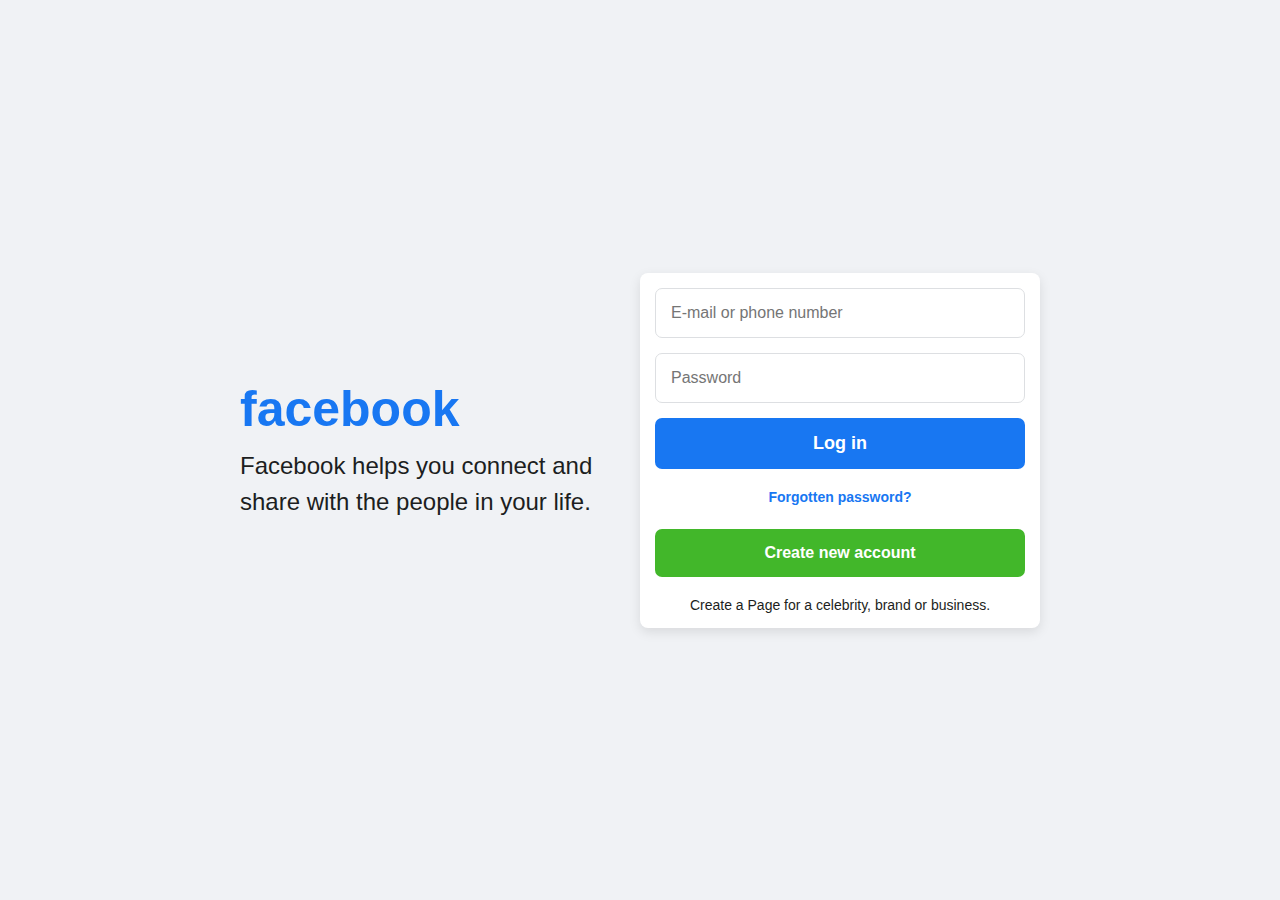
<file: index.html>
<!DOCTYPE html>
<html lang="en">
<head>
    <meta charset="UTF-8">
    <meta name="viewport" content="width=device-width, initial-scale=1.0">
    <title>Document</title>
    <link rel="stylesheet" href="./index.css">
</head>
<body>
    <div class="form-container">
        <div class="left">
            <h1> facebook </h1>
            <p> Facebook helps you connect and share with the people in your life.</p>
        </div>
        <div class="right">
            <form action="#">
                <input type="text" placeholder="E-mail or phone number" required>
                <input type="password" placeholder="Password" required>
                <button class="login">Log in</button>
                <a href="#" class="forgot">Forgotten password?</a>
                <button type="button" class="btn">Create new account</button>
            </form>
            <div class="link">
                <p>Create a Page for a celebrity, brand or business.</p>
            </div>
        </div>
    </div>
        
</body>
</html>
</file>
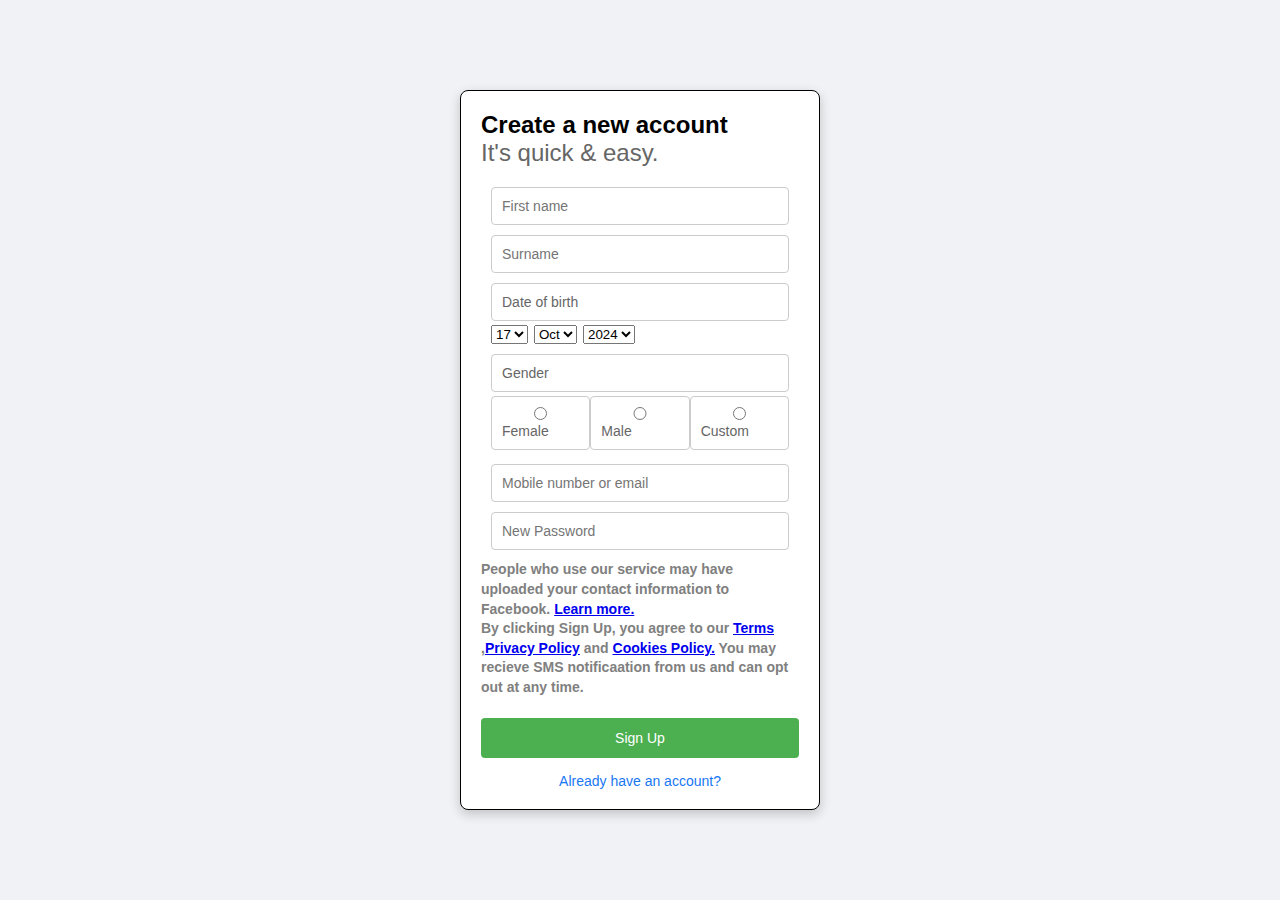
<file: acct.html>
<!DOCTYPE html>
<html lang="en">
<head>
    <meta charset="UTF-8">
    <meta name="viewport" content="width=device-width, initial-scale=1.0">
    <title> Create a New Account </title>
    <link rel="stylesheet" href="./acct.css"></title>
</head>
<body>
    <div class="signup-form">
        <h2> Create a new account </h2>
        <p> It's quick & easy. </p>

        <form>
            <div class="form-group">
                <input type="text" placeholder="First name" required>
            </div>
            
            <div class="form-group">
                <input type="text" placeholder="Surname" required>
            </div>
                
            <div class="form-group">
                <label for="dob"> Date of birth </label>
                <div style="display: flex; gap: 6px;">
                    <select name="day" required>
                        <option value="17">17</option>
                    </select>
                        
                    <select name="month" required>
                        <option value="Oct">Oct</option>
                    </select>
        
                    <select name="year" required>
                        <option value="2024">2024</option>
                    </select>
                </div>
            </div>

            <div class="form-group">
                <label for="gender">Gender</label>
                <div class="gender-options">
                    <label> <input type="radio" name="gender" required> Female</label>
                    <label> <input type="radio" name="gender" required> Male</label>
                    <label> <input type="radio" name="gender" required> Custom</label>
                </div>
            </div> 

            <div class="form-group">
                <input type="email" name="email" placeholder="Mobile number or email" required>
            </div>
            
            <div class="form-group">
                    <input type="password" name="password" placeholder="New Password" required>
            </div>
        
            <div>
                <h4 class="txt1"> People who use our service may have uploaded your contact information to Facebook. <a href="https://www.Facebook.com">Learn more.</a></h4>    
                <h4 class="txt2"> By clicking Sign Up, you agree to our <a href="https://www.Facebook.com"> Terms</a> ,<a href="https://www.Facebook.com">Privacy Policy</a> and <a href="https://www.Facebook.com"> Cookies Policy.</a> You may recieve SMS notificaation from us and can opt out at any time.</h4>
            </div>
        
            <button type="submit" class="btn-signup"> Sign Up </button>
            <a href="https://www.Facebook.com" class="login-link">Already have an account?</a>
        </form>    
    </div>    
</body>
</html>
</file>
<file: index.css>
*{
    padding: 0;
    margin: 0;
    box-sizing: border-box;
}

body {
    font-family: Arial, sans-serif;
    background-color: #f0f2f5;
    display: flex;
    justify-content: center;
    align-items: center;
    height: 100vh;
}

.form-container {
    display: flex;
    max-width: 800px;
    width: 90%;
    align-items: center;
    justify-content: space-between;
}

.left {
    flex: 1;
}

.left h1 {
    color: #1877f2;
    font-size: 50px;
    font-weight: bold;
    margin-bottom: 10px;
}

.left p {
    color: #1c1e21;
    font-size: 24px;
    max-width: 400px;
    line-height: 1.5;
}

.right {
    background-color: white;
    flex: 1;
    padding: 15px;
    max-width: 400px;
    border-radius: 8px;
    box-shadow: 0px 4px 12px rgba(0,0,0,0.1);
}

.right input[type="text"],
.right input[type="password"] {
    width: 100%;
    margin-bottom: 15px;
    border-radius: 7px;
    padding: 15px;
    font-size: 16px;
    border: 1px solid #dddfe2;
}    

.login {
    width: 100%;
    background-color: #1877f2;
    color: white;
    border-radius: 7px;
    border: none;
    padding: 15px;
    font-size: 18px;
    font-weight: bold;
}

.login:hover {
    background-color: #165dbb;
}

.forgot {
    display: block;
    color: #1877f2;
    text-align: center;
    margin-top: 20px;
    height: 30px;
    width: 100%;
    text-decoration: none;
    font-size: 14px;
    font-weight: bold;
}

.btn {
  background-color: #42b72a;
  border: none;
  border-radius: 7px;
  color: white;
  padding: 15px;
  text-align: center;
  font-size: 16px;
  font-weight: bold;
  margin-top: 10px;
  cursor: pointer;
  width: 100%;
}

.btn:hover {
    background-color: #36a420;
}

.link {
    text-align: center;
    font-size: 14px;
    color: #1c1e21;
    margin-top: 20px;
}

.forgot a {
    color: black;
    text-decoration: none;
    font-weight: bold;
}
</file>
<file: acct.css>
*{
    box-sizing: border-box;
    margin: 0;
    padding: 0;
}

body{
    font-family: Arial, sans-serif;
    display: flex;
    justify-content: center;
    align-items: center;
    min-height: 100vh;
    background-color: #f0f2f5;
    margin: 0;
}

.signup-form {
    width: 320px;
    border: 1px solid;
    background-color: #fff;
    padding: 20px;
    width: 360px;
    border-radius: 8px;
    box-shadow: 0px 4px 12px rgba(0,0,0,0.2);
}

.signup-form h1 {
    font-size: 24px;
    color: #333;
    margin:0 0 10px;
}

.signup-form p {
    font-size: 24px;
    color: #666;
    margin:0 0 20px;
}

.form-group {
    text-align: left;
    margin: 10px;
}

.form-group label {
    font-size: 12px;
    color: #666;
    margin-bottom: 4px;
    display: inline-block;
}

.form-group input ,
.form-group label {
    width: 100%;
    padding: 10px;
    font-size: 14px;
    border: 1px solid #ccc;
    border-radius: 4px;
    box-sizing: border-box;
}

.gender-options {
    display: flex;
    justify-content: space-between;
    align-items: center;
}

.gender-options label {
    font-size: 14px;
}

.txt1 , .txt2 {
    line-height: 1.4;
    color: gray;
    font-size: 14px;
}

.btn-signup {
    width: 100%;
    padding: 12px;
    background-color: #4caf50;
    border: none;
    border-radius: 4px;
    color: white;
    font-size: 14px;
    cursor: pointer;
    margin-top: 20px;
}

.btn-signup:hover {
    background-color: #4caf49;
}

.login-link {
    display: block;
    text-align: center;
    margin-top: 15px;
    color: #1877f2;
    font-size: 14px;
    text-decoration: none;
}

.login-link:hover {
    text-decoration: underline;
}
</file>
